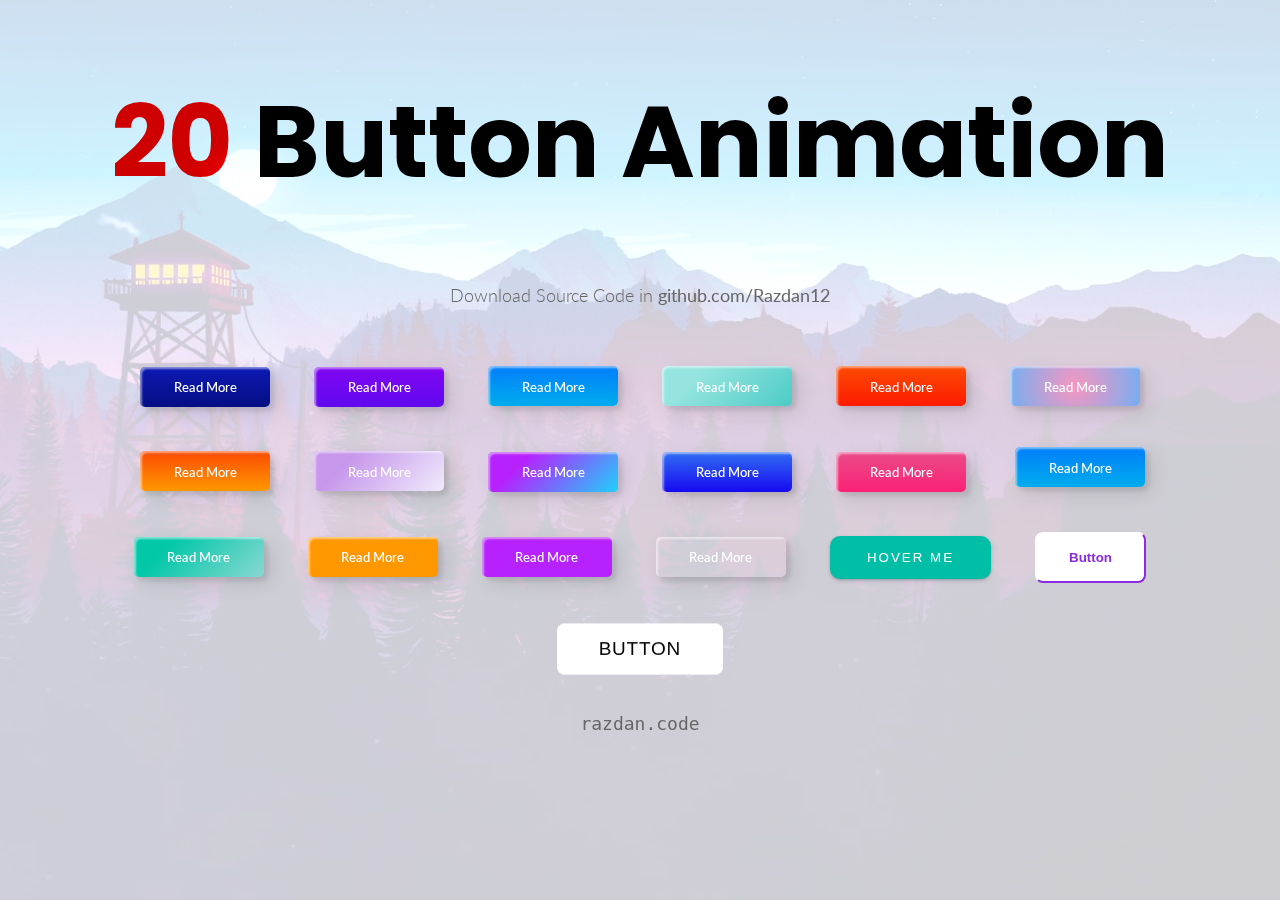
<file: button-animation/index.html>
<!DOCTYPE html>
<html lang="en">

<head>
    <meta charset="UTF-8">
    <meta http-equiv="X-UA-Compatible" content="IE=edge">
    <meta name="viewport" content="width=device-width, initial-scale=1.0">
    <title>Document</title>
    <link rel="stylesheet" type="text/css" href="style.css">
</head>

<body>
    <header>
        <link href="https://fonts.googleapis.com/css2?family=Lato&display=swap" rel="stylesheet">
    </header>
    <div id="overlay"></div>
    <video id="bg-video" src="video.mp4" autoplay loop muted></video>

    <h1 class="title"><span class="intitle">20 </span>Button Animation</h1>
    <p>Download Source Code in <strong>github.com/Razdan12</strong></p>
    <div class="frame">
        <button class="custom-btn btn-1">Read More</button>
        <button class="custom-btn btn-2">Read More</button>
        <button class="custom-btn btn-3"><span>Read More</span></button>
        <button class="custom-btn btn-4"><span>Read More</span></button>
        <button class="custom-btn btn-5"><span>Read More</span></button>
        <button class="custom-btn btn-6"><span>Read More</span></button>
        <button class="custom-btn btn-7"><span>Read More</span></button>
        <button class="custom-btn btn-8"><span>Read More</span></button>
        <button class="custom-btn btn-9">Read More</button>
        <button class="custom-btn btn-10">Read More</button>
        <button class="custom-btn btn-11">Read More<div class="dot"></div></button>
        <button class="custom-btn btn-12"><span>Click!</span><span>Read More</span></button>
        <button class="custom-btn btn-13">Read More</button>
        <button class="custom-btn btn-14">Read More</button>
        <button class="custom-btn btn-15">Read More</button>
        <button class="custom-btn btn-16">Read More</button>
        <button class="btn-17"> Hover me</button>
        <button class="btn-18"> Button</button>
        <div class="wrapper"><button> Button</button></div>
        <p style="font-family: Andale Mono, monospace;">
            razdan.code</p>
    </div>

</body>

</html>
</file>
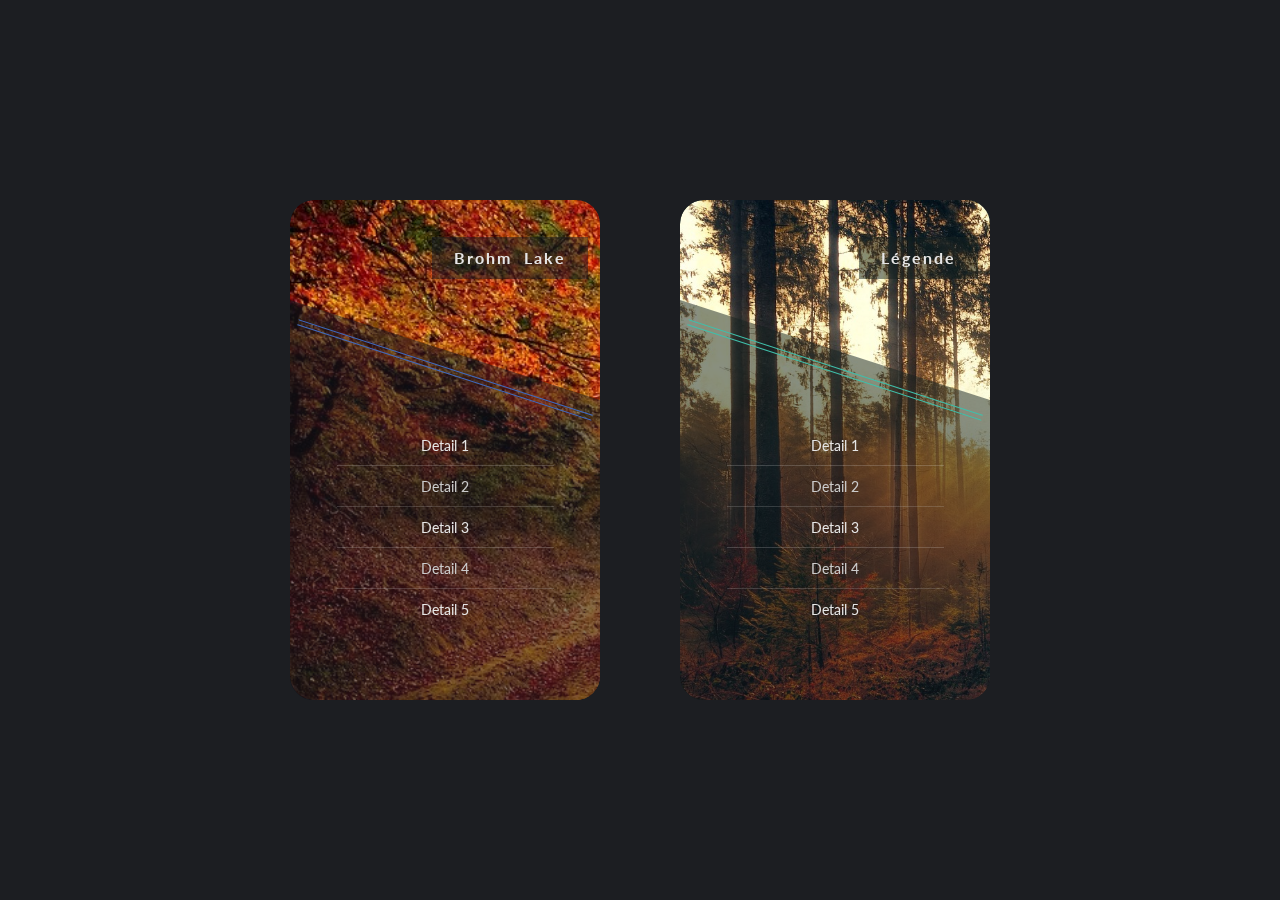
<file: card/index.html>
<!DOCTYPE html>
<html lang="en">
<head>
    <meta charset="UTF-8">
    <meta http-equiv="X-UA-Compatible" content="IE=edge">
    <meta name="viewport" content="width=`, initial-scale=1.0">
    <title>Document</title>
    <link rel="stylesheet" type="text/css" href="style.css">

</head>
<body>

<div class="flip-card-container" style="--hue: 220">
  <div class="flip-card">

    <div class="card-front">
      <figure>
        <div class="img-bg"></div>
        <img src="card1.jpg" alt="Brohm Lake">
        <figcaption>Brohm Lake</figcaption>
      </figure>

      <ul>
        <li>Detail 1</li>
        <li>Detail 2</li>
        <li>Detail 3</li>
        <li>Detail 4</li>
        <li>Detail 5</li>
      </ul>
    </div>

    <div class="card-back">
      <figure>
        <div class="img-bg"></div>
        <img src="card2.jpg" alt="Brohm Lake">
      </figure>

      <button>Book</button>

      <div class="design-container">
        <span class="design design--1"></span>
        <span class="design design--2"></span>
        <span class="design design--3"></span>
        <span class="design design--4"></span>
        <span class="design design--5"></span>
        <span class="design design--6"></span>
        <span class="design design--7"></span>
        <span class="design design--8"></span>
      </div>
    </div>

  </div>
</div>

<div class="flip-card-container" style="--hue: 170">
  <div class="flip-card">

    <div class="card-front">
      <figure>
        <div class="img-bg"></div>
        <img src="card3.jpg" alt="Image 2">
        <figcaption>Légende</figcaption>
      </figure>

      <ul>
        <li>Detail 1</li>
        <li>Detail 2</li>
        <li>Detail 3</li>
        <li>Detail 4</li>
        <li>Detail 5</li>
      </ul>
    </div>

    <div class="card-back">
      <figure>
        <div class="img-bg"></div>
        <img src="card4.jpg" alt="image-2">
      </figure>

      <button>Book</button>

      <div class="design-container">
        <span class="design design--1"></span>
        <span class="design design--2"></span>
        <span class="design design--3"></span>
        <span class="design design--4"></span>
        <span class="design design--5"></span>
        <span class="design design--6"></span>
        <span class="design design--7"></span>
        <span class="design design--8"></span>
      </div>
    </div>

  </div>
</div>
<!-- /flip-card-container -->




</body>
</html>
</file>
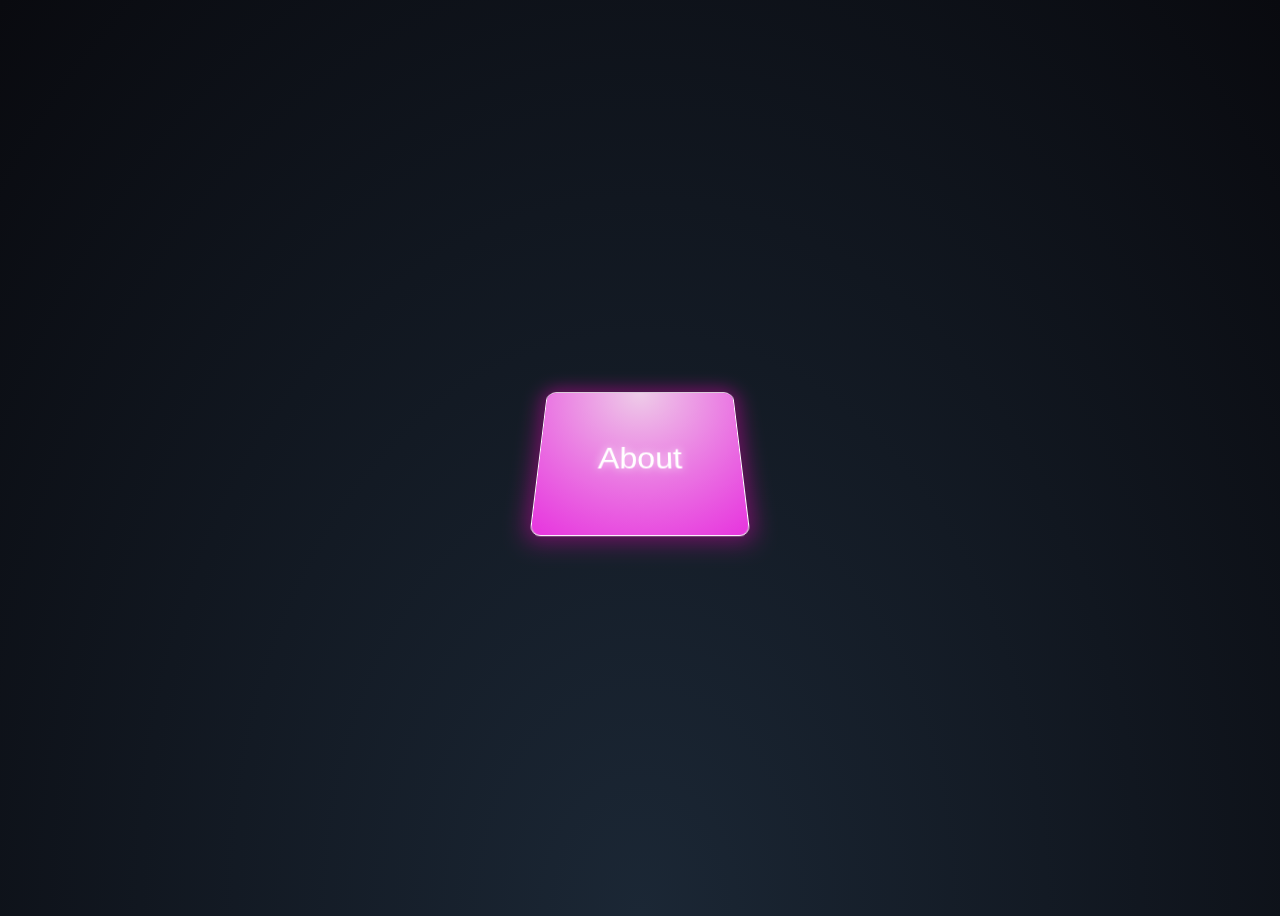
<file: futuristik 3d hover effect/index.html>
<!DOCTYPE html>
<html lang="en">

<head>
    <meta charset="UTF-8">
    <meta http-equiv="X-UA-Compatible" content="IE=edge">
    <meta name="viewport" content="width=device-width, initial-scale=1.0">
    <title>Document</title>
    <link rel="stylesheet" type="text/css" href="style.css">
</head>

<body>
    <div class="all">
        <div class="lefter">
            <div class="text">Hosting</div>
        </div>
        <div class="left">
            <div class="text">Web Design</div>
        </div>
        <div class="center">
            <div class="explainer"><span>About</span></div>
            <div class="text">Frontend Development</div>
        </div>
        <div class="right">
            <div class="text">Backend Development</div>
        </div>
        <div class="righter">
            <div class="text">SEO</div>
        </div>
    </div>


</body>

</html>
</file>
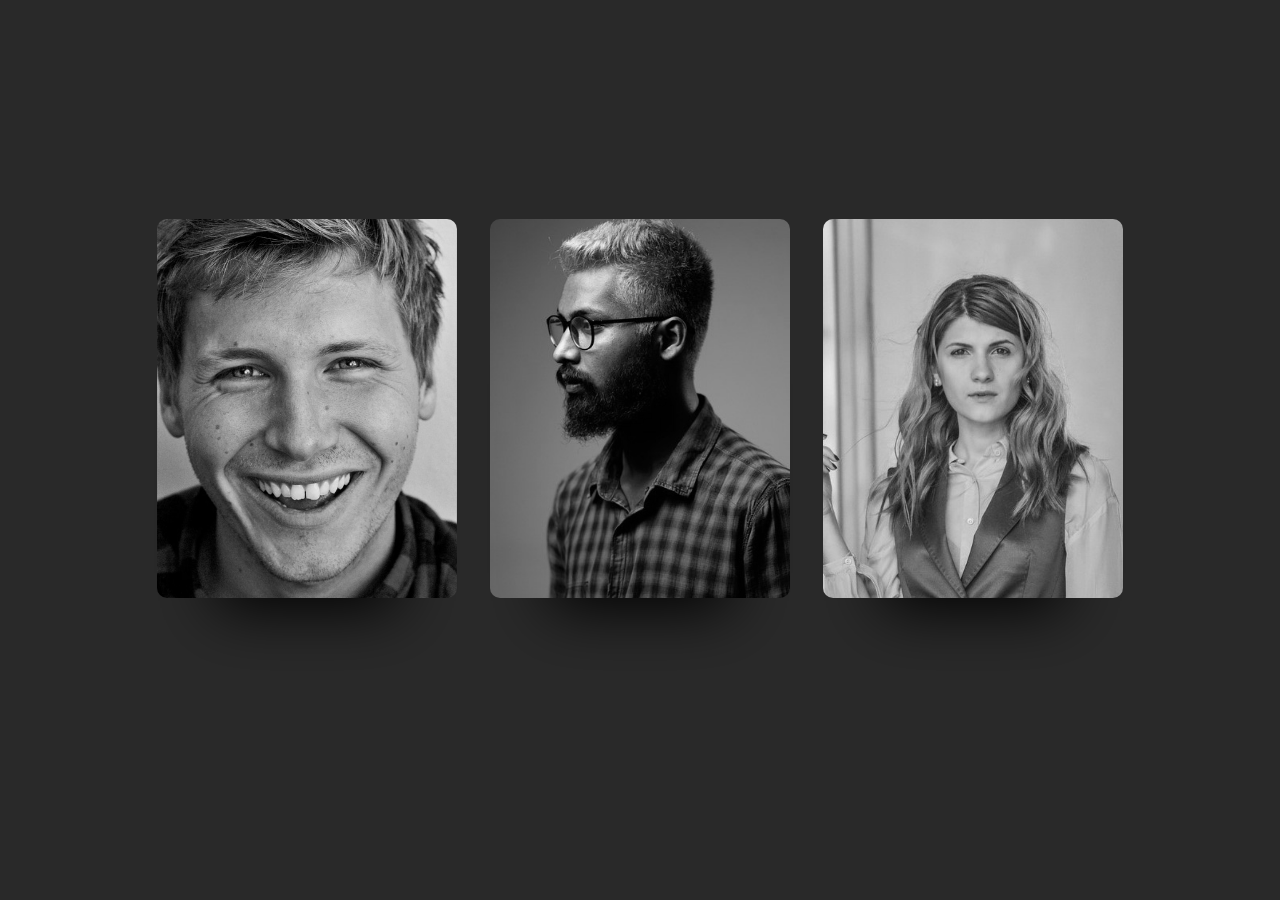
<file: slider/index.html>
<!DOCTYPE html>
<html lang="en">
  <head>
    <meta charset="UTF-8" />
    <meta http-equiv="X-UA-Compatible" content="IE=edge" />
    <meta name="viewport" content="width=device-width, initial-scale=1.0" />
    <title>Document</title>
    <link rel="stylesheet" type="text/css" href="style.css" />
  </head>

  <body>
    <div class="container">
        <div class="card card0">
            <div class="border">
                <h2>Al Pacino</h2>
            </div>
        </div>
        <div class="card card1">
            <div class="border">
                <h2>Ben Stiler</h2>
            </div>
        </div>
        <div class="card card2">
            <div class="border">
                <h2>Patrik Steawer</h2>
            </div>
        </div>
    </div>
  </body>
</html>
</file>
<file: button-animation/style.css>
@import url('https://fonts.googleapis.com/css2?family=Poppins:wght@900&display=swap');
#bg-video {
    position: fixed;
    right: 0;
    bottom: 0;
    min-width: 100%;
    min-height: 100%;
    z-index: -100;
    background-size: cover;
  }
  #overlay {
    position: fixed;
    top: 0;
    left: 0;
    width: 100%;
    height: 100%;
    background-color: rgba(255, 255, 255, 0.808);
    z-index: -1;
  }

  .title{
    width: 100%;
    height: 100%;
    text-align: center;
    font-family: 'Poppins', sans-serif;
    font-size: 100px;
    color: rgb(0, 0, 0);
    mix-blend-mode: multiply;
    border: #00BFA6;
    animation: shake 31s infinite;
    /* letter-spacing: 2px; */

  }

  .intitle{
    color: red;
  }
  @keyframes shake {
    0% { transform: translate(0, 0); }
    10%, 90% { transform: translate(-10px, 0); }
    20%, 80% { transform: translate(10px, 0); }
    30%, 50%, 70% { transform: translate(-10px, 0); }
    40%, 60% { transform: translate(10px, 0); }
    100% { transform: translate(0, 0); }
  }
  
  p {
    font-family: 'Lato', sans-serif;
    font-weight: 300;
    text-align: center;
    font-size: 18px;
    color: #676767;
  }
  .frame {
    width: 90%;
    margin: 40px auto;
    text-align: center;
  }
  button {
    margin: 20px;
  }
  .custom-btn {
    width: 130px;
    height: 40px;
    color: #fff;
    border-radius: 5px;
    padding: 10px 25px;
    font-family: 'Lato', sans-serif;
    font-weight: 500;
    background: transparent;
    cursor: pointer;
    transition: all 0.3s ease;
    position: relative;
    display: inline-block;
     box-shadow:inset 2px 2px 2px 0px rgba(255,255,255,.5),
     7px 7px 20px 0px rgba(0,0,0,.1),
     4px 4px 5px 0px rgba(0,0,0,.1);
    outline: none;
  }
  
  /* 1 */
  .btn-1 {
    background: rgb(6,14,131);
    background: linear-gradient(0deg, rgba(6,14,131,1) 0%, rgba(12,25,180,1) 100%);
    border: none;
  }
  .btn-1:hover {
     background: rgb(0,3,255);
  background: linear-gradient(0deg, rgba(0,3,255,1) 0%, rgba(2,126,251,1) 100%);
  }
  
  /* 2 */
  .btn-2 {
    background: rgb(96,9,240);
    background: linear-gradient(0deg, rgba(96,9,240,1) 0%, rgba(129,5,240,1) 100%);
    border: none;
    
  }
  .btn-2:before {
    height: 0%;
    width: 2px;
  }
  .btn-2:hover {
    box-shadow:  4px 4px 6px 0 rgba(255,255,255,.5),
                -4px -4px 6px 0 rgba(116, 125, 136, .5), 
      inset -4px -4px 6px 0 rgba(255,255,255,.2),
      inset 4px 4px 6px 0 rgba(0, 0, 0, .4);
  }
  
  
  /* 3 */
  .btn-3 {
    background: rgb(0,172,238);
  background: linear-gradient(0deg, rgba(0,172,238,1) 0%, rgba(2,126,251,1) 100%);
    width: 130px;
    height: 40px;
    line-height: 42px;
    padding: 0;
    border: none;
    
  }
  .btn-3 span {
    position: relative;
    display: block;
    width: 100%;
    height: 100%;
  }
  .btn-3:before,
  .btn-3:after {
    position: absolute;
    content: "";
    right: 0;
    top: 0;
     background: rgba(2,126,251,1);
    transition: all 0.3s ease;
  }
  .btn-3:before {
    height: 0%;
    width: 2px;
  }
  .btn-3:after {
    width: 0%;
    height: 2px;
  }
  .btn-3:hover{
     background: transparent;
    box-shadow: none;
  }
  .btn-3:hover:before {
    height: 100%;
  }
  .btn-3:hover:after {
    width: 100%;
  }
  .btn-3 span:hover{
     color: rgba(2,126,251,1);
  }
  .btn-3 span:before,
  .btn-3 span:after {
    position: absolute;
    content: "";
    left: 0;
    bottom: 0;
     background: rgba(2,126,251,1);
    transition: all 0.3s ease;
  }
  .btn-3 span:before {
    width: 2px;
    height: 0%;
  }
  .btn-3 span:after {
    width: 0%;
    height: 2px;
  }
  .btn-3 span:hover:before {
    height: 100%;
  }
  .btn-3 span:hover:after {
    width: 100%;
  }
  
  /* 4 */
  .btn-4 {
    background-color: #4dccc6;
  background-image: linear-gradient(315deg, #4dccc6 0%, #96e4df 74%);
    line-height: 42px;
    padding: 0;
    border: none;
  }
  .btn-4:hover{
    background-color: #89d8d3;
  background-image: linear-gradient(315deg, #89d8d3 0%, #03c8a8 74%);
  }
  .btn-4 span {
    position: relative;
    display: block;
    width: 100%;
    height: 100%;
  }
  .btn-4:before,
  .btn-4:after {
    position: absolute;
    content: "";
    right: 0;
    top: 0;
     box-shadow:  4px 4px 6px 0 rgba(255,255,255,.9),
                -4px -4px 6px 0 rgba(116, 125, 136, .2), 
      inset -4px -4px 6px 0 rgba(255,255,255,.9),
      inset 4px 4px 6px 0 rgba(116, 125, 136, .3);
    transition: all 0.3s ease;
  }
  .btn-4:before {
    height: 0%;
    width: .1px;
  }
  .btn-4:after {
    width: 0%;
    height: .1px;
  }
  .btn-4:hover:before {
    height: 100%;
  }
  .btn-4:hover:after {
    width: 100%;
  }
  .btn-4 span:before,
  .btn-4 span:after {
    position: absolute;
    content: "";
    left: 0;
    bottom: 0;
    box-shadow:  4px 4px 6px 0 rgba(255,255,255,.9),
                -4px -4px 6px 0 rgba(116, 125, 136, .2), 
      inset -4px -4px 6px 0 rgba(255,255,255,.9),
      inset 4px 4px 6px 0 rgba(116, 125, 136, .3);
    transition: all 0.3s ease;
  }
  .btn-4 span:before {
    width: .1px;
    height: 0%;
  }
  .btn-4 span:after {
    width: 0%;
    height: .1px;
  }
  .btn-4 span:hover:before {
    height: 100%;
  }
  .btn-4 span:hover:after {
    width: 100%;
  }
  
  /* 5 */
  .btn-5 {
    width: 130px;
    height: 40px;
    line-height: 42px;
    padding: 0;
    border: none;
    background: rgb(255,27,0);
  background: linear-gradient(0deg, rgba(255,27,0,1) 0%, rgba(251,75,2,1) 100%);
  }
  .btn-5:hover {
    color: #f0094a;
    background: transparent;
     box-shadow:none;
  }
  .btn-5:before,
  .btn-5:after{
    content:'';
    position:absolute;
    top:0;
    right:0;
    height:2px;
    width:0;
    background: #f0094a;
    box-shadow:
     -1px -1px 5px 0px #fff,
     7px 7px 20px 0px #0003,
     4px 4px 5px 0px #0002;
    transition:400ms ease all;
  }
  .btn-5:after{
    right:inherit;
    top:inherit;
    left:0;
    bottom:0;
  }
  .btn-5:hover:before,
  .btn-5:hover:after{
    width:100%;
    transition:800ms ease all;
  }
  
  
  /* 6 */
  .btn-6 {
    background: rgb(247,150,192);
  background: radial-gradient(circle, rgba(247,150,192,1) 0%, rgba(118,174,241,1) 100%);
    line-height: 42px;
    padding: 0;
    border: none;
  }
  .btn-6 span {
    position: relative;
    display: block;
    width: 100%;
    height: 100%;
  }
  .btn-6:before,
  .btn-6:after {
    position: absolute;
    content: "";
    height: 0%;
    width: 1px;
   box-shadow:
     -1px -1px 20px 0px rgba(255,255,255,1),
     -4px -4px 5px 0px rgba(255,255,255,1),
     7px 7px 20px 0px rgba(0,0,0,.4),
     4px 4px 5px 0px rgba(0,0,0,.3);
  }
  .btn-6:before {
    right: 0;
    top: 0;
    transition: all 500ms ease;
  }
  .btn-6:after {
    left: 0;
    bottom: 0;
    transition: all 500ms ease;
  }
  .btn-6:hover{
    background: transparent;
    color: #76aef1;
    box-shadow: none;
  }
  .btn-6:hover:before {
    transition: all 500ms ease;
    height: 100%;
  }
  .btn-6:hover:after {
    transition: all 500ms ease;
    height: 100%;
  }
  .btn-6 span:before,
  .btn-6 span:after {
    position: absolute;
    content: "";
    box-shadow:
     -1px -1px 20px 0px rgba(255,255,255,1),
     -4px -4px 5px 0px rgba(255,255,255,1),
     7px 7px 20px 0px rgba(0,0,0,.4),
     4px 4px 5px 0px rgba(0,0,0,.3);
  }
  .btn-6 span:before {
    left: 0;
    top: 0;
    width: 0%;
    height: .5px;
    transition: all 500ms ease;
  }
  .btn-6 span:after {
    right: 0;
    bottom: 0;
    width: 0%;
    height: .5px;
    transition: all 500ms ease;
  }
  .btn-6 span:hover:before {
    width: 100%;
  }
  .btn-6 span:hover:after {
    width: 100%;
  }
  
  /* 7 */
  .btn-7 {
  background: linear-gradient(0deg, rgba(255,151,0,1) 0%, rgba(251,75,2,1) 100%);
    line-height: 42px;
    padding: 0;
    border: none;
  }
  .btn-7 span {
    position: relative;
    display: block;
    width: 100%;
    height: 100%;
  }
  .btn-7:before,
  .btn-7:after {
    position: absolute;
    content: "";
    right: 0;
    bottom: 0;
    background: rgba(251,75,2,1);
    box-shadow:
     -7px -7px 20px 0px rgba(255,255,255,.9),
     -4px -4px 5px 0px rgba(255,255,255,.9),
     7px 7px 20px 0px rgba(0,0,0,.2),
     4px 4px 5px 0px rgba(0,0,0,.3);
    transition: all 0.3s ease;
  }
  .btn-7:before{
     height: 0%;
     width: 2px;
  }
  .btn-7:after {
    width: 0%;
    height: 2px;
  }
  .btn-7:hover{
    color: rgba(251,75,2,1);
    background: transparent;
  }
  .btn-7:hover:before {
    height: 100%;
  }
  .btn-7:hover:after {
    width: 100%;
  }
  .btn-7 span:before,
  .btn-7 span:after {
    position: absolute;
    content: "";
    left: 0;
    top: 0;
    background: rgba(251,75,2,1);
    box-shadow:
     -7px -7px 20px 0px rgba(255,255,255,.9),
     -4px -4px 5px 0px rgba(255,255,255,.9),
     7px 7px 20px 0px rgba(0,0,0,.2),
     4px 4px 5px 0px rgba(0,0,0,.3);
    transition: all 0.3s ease;
  }
  .btn-7 span:before {
    width: 2px;
    height: 0%;
  }
  .btn-7 span:after {
    height: 2px;
    width: 0%;
  }
  .btn-7 span:hover:before {
    height: 100%;
  }
  .btn-7 span:hover:after {
    width: 100%;
  }
  
  /* 8 */
  .btn-8 {
    background-color: #f0ecfc;
  background-image: linear-gradient(315deg, #f0ecfc 0%, #c797eb 74%);
    line-height: 42px;
    padding: 0;
    border: none;
  }
  .btn-8 span {
    position: relative;
    display: block;
    width: 100%;
    height: 100%;
  }
  .btn-8:before,
  .btn-8:after {
    position: absolute;
    content: "";
    right: 0;
    bottom: 0;
    background: #c797eb;
    /*box-shadow:  4px 4px 6px 0 rgba(255,255,255,.5),
                -4px -4px 6px 0 rgba(116, 125, 136, .2), 
      inset -4px -4px 6px 0 rgba(255,255,255,.5),
      inset 4px 4px 6px 0 rgba(116, 125, 136, .3);*/
    transition: all 0.3s ease;
  }
  .btn-8:before{
     height: 0%;
     width: 2px;
  }
  .btn-8:after {
    width: 0%;
    height: 2px;
  }
  .btn-8:hover:before {
    height: 100%;
  }
  .btn-8:hover:after {
    width: 100%;
  }
  .btn-8:hover{
    background: transparent;
  }
  .btn-8 span:hover{
    color: #c797eb;
  }
  .btn-8 span:before,
  .btn-8 span:after {
    position: absolute;
    content: "";
    left: 0;
    top: 0;
    background: #c797eb;
    /*box-shadow:  4px 4px 6px 0 rgba(255,255,255,.5),
                -4px -4px 6px 0 rgba(116, 125, 136, .2), 
      inset -4px -4px 6px 0 rgba(255,255,255,.5),
      inset 4px 4px 6px 0 rgba(116, 125, 136, .3);*/
    transition: all 0.3s ease;
  }
  .btn-8 span:before {
    width: 2px;
    height: 0%;
  }
  .btn-8 span:after {
    height: 2px;
    width: 0%;
  }
  .btn-8 span:hover:before {
    height: 100%;
  }
  .btn-8 span:hover:after {
    width: 100%;
  }
    
  
  /* 9 */
  .btn-9 {
    border: none;
    transition: all 0.3s ease;
    overflow: hidden;
  }
  .btn-9:after {
    position: absolute;
    content: " ";
    z-index: -1;
    top: 0;
    left: 0;
    width: 100%;
    height: 100%;
     background-color: #1fd1f9;
  background-image: linear-gradient(315deg, #1fd1f9 0%, #b621fe 74%);
    transition: all 0.3s ease;
  }
  .btn-9:hover {
    background: transparent;
    box-shadow:  4px 4px 6px 0 rgba(255,255,255,.5),
                -4px -4px 6px 0 rgba(116, 125, 136, .2), 
      inset -4px -4px 6px 0 rgba(255,255,255,.5),
      inset 4px 4px 6px 0 rgba(116, 125, 136, .3);
    color: #fff;
  }
  .btn-9:hover:after {
    -webkit-transform: scale(2) rotate(180deg);
    transform: scale(2) rotate(180deg);
    box-shadow:  4px 4px 6px 0 rgba(255,255,255,.5),
                -4px -4px 6px 0 rgba(116, 125, 136, .2), 
      inset -4px -4px 6px 0 rgba(255,255,255,.5),
      inset 4px 4px 6px 0 rgba(116, 125, 136, .3);
  }
  
  /* 10 */
  .btn-10 {
    background: rgb(22,9,240);
  background: linear-gradient(0deg, rgba(22,9,240,1) 0%, rgba(49,110,244,1) 100%);
    color: #fff;
    border: none;
    transition: all 0.3s ease;
    overflow: hidden;
  }
  .btn-10:after {
    position: absolute;
    content: " ";
    top: 0;
    left: 0;
    z-index: -1;
    width: 100%;
    height: 100%;
    transition: all 0.3s ease;
    -webkit-transform: scale(.1);
    transform: scale(.1);
  }
  .btn-10:hover {
    color: #fff;
    border: none;
    background: transparent;
  }
  .btn-10:hover:after {
    background: rgb(0,3,255);
  background: linear-gradient(0deg, rgba(2,126,251,1) 0%,  rgba(0,3,255,1)100%);
    -webkit-transform: scale(1);
    transform: scale(1);
  }
  
  /* 11 */
  .btn-11 {
    border: none;
    background: rgb(251,33,117);
      background: linear-gradient(0deg, rgba(251,33,117,1) 0%, rgba(234,76,137,1) 100%);
      color: #fff;
      overflow: hidden;
  }
  .btn-11:hover {
      text-decoration: none;
      color: #fff;
  }
  .btn-11:before {
      position: absolute;
      content: '';
      display: inline-block;
      top: -180px;
      left: 0;
      width: 30px;
      height: 100%;
      background-color: #fff;
      animation: shiny-btn1 3s ease-in-out infinite;
  }
  .btn-11:hover{
    opacity: .7;
  }
  .btn-11:active{
    box-shadow:  4px 4px 6px 0 rgba(255,255,255,.3),
                -4px -4px 6px 0 rgba(116, 125, 136, .2), 
      inset -4px -4px 6px 0 rgba(255,255,255,.2),
      inset 4px 4px 6px 0 rgba(0, 0, 0, .2);
  }
  
  
  @-webkit-keyframes shiny-btn1 {
      0% { -webkit-transform: scale(0) rotate(45deg); opacity: 0; }
      80% { -webkit-transform: scale(0) rotate(45deg); opacity: 0.5; }
      81% { -webkit-transform: scale(4) rotate(45deg); opacity: 1; }
      100% { -webkit-transform: scale(50) rotate(45deg); opacity: 0; }
  }
  
  
  /* 12 */
  .btn-12{
    position: relative;
    right: 20px;
    bottom: 20px;
    border:none;
    box-shadow: none;
    width: 130px;
    height: 40px;
    line-height: 42px;
    -webkit-perspective: 230px;
    perspective: 230px;
  }
  .btn-12 span {
    background: rgb(0,172,238);
  background: linear-gradient(0deg, rgba(0,172,238,1) 0%, rgba(2,126,251,1) 100%);
    display: block;
    position: absolute;
    width: 130px;
    height: 40px;
    box-shadow:inset 2px 2px 2px 0px rgba(255,255,255,.5),
     7px 7px 20px 0px rgba(0,0,0,.1),
     4px 4px 5px 0px rgba(0,0,0,.1);
    border-radius: 5px;
    margin:0;
    text-align: center;
    -webkit-box-sizing: border-box;
    -moz-box-sizing: border-box;
    box-sizing: border-box;
    -webkit-transition: all .3s;
    transition: all .3s;
  }
  .btn-12 span:nth-child(1) {
    box-shadow:
     -7px -7px 20px 0px #fff9,
     -4px -4px 5px 0px #fff9,
     7px 7px 20px 0px #0002,
     4px 4px 5px 0px #0001;
    -webkit-transform: rotateX(90deg);
    -moz-transform: rotateX(90deg);
    transform: rotateX(90deg);
    -webkit-transform-origin: 50% 50% -20px;
    -moz-transform-origin: 50% 50% -20px;
    transform-origin: 50% 50% -20px;
  }
  .btn-12 span:nth-child(2) {
    -webkit-transform: rotateX(0deg);
    -moz-transform: rotateX(0deg);
    transform: rotateX(0deg);
    -webkit-transform-origin: 50% 50% -20px;
    -moz-transform-origin: 50% 50% -20px;
    transform-origin: 50% 50% -20px;
  }
  .btn-12:hover span:nth-child(1) {
    box-shadow:inset 2px 2px 2px 0px rgba(255,255,255,.5),
     7px 7px 20px 0px rgba(0,0,0,.1),
     4px 4px 5px 0px rgba(0,0,0,.1);
    -webkit-transform: rotateX(0deg);
    -moz-transform: rotateX(0deg);
    transform: rotateX(0deg);
  }
  .btn-12:hover span:nth-child(2) {
    box-shadow:inset 2px 2px 2px 0px rgba(255,255,255,.5),
     7px 7px 20px 0px rgba(0,0,0,.1),
     4px 4px 5px 0px rgba(0,0,0,.1);
   color: transparent;
    -webkit-transform: rotateX(-90deg);
    -moz-transform: rotateX(-90deg);
    transform: rotateX(-90deg);
  }
  
  
  /* 13 */
  .btn-13 {
    background-color: #89d8d3;
  background-image: linear-gradient(315deg, #89d8d3 0%, #03c8a8 74%);
    border: none;
    z-index: 1;
  }
  .btn-13:after {
    position: absolute;
    content: "";
    width: 100%;
    height: 0;
    bottom: 0;
    left: 0;
    z-index: -1;
    border-radius: 5px;
     background-color: #4dccc6;
  background-image: linear-gradient(315deg, #4dccc6 0%, #96e4df 74%);
    box-shadow:
     -7px -7px 20px 0px #fff9,
     -4px -4px 5px 0px #fff9,
     7px 7px 20px 0px #0002,
     4px 4px 5px 0px #0001;
    transition: all 0.3s ease;
  }
  .btn-13:hover {
    color: #fff;
  }
  .btn-13:hover:after {
    top: 0;
    height: 100%;
  }
  .btn-13:active {
    top: 2px;
  }
  
  
  /* 14 */
  .btn-14 {
    background: rgb(255,151,0);
    border: none;
    z-index: 1;
  }
  .btn-14:after {
    position: absolute;
    content: "";
    width: 100%;
    height: 0;
    top: 0;
    left: 0;
    z-index: -1;
    border-radius: 5px;
    background-color: #eaf818;
    background-image: linear-gradient(315deg, #eaf818 0%, #f6fc9c 74%);
     box-shadow:inset 2px 2px 2px 0px rgba(255,255,255,.5),
     7px 7px 20px 0px rgba(0,0,0,.1),
     4px 4px 5px 0px rgba(0,0,0,.1);
    transition: all 0.3s ease;
  }
  .btn-14:hover {
    color: #000;
  }
  .btn-14:hover:after {
    top: auto;
    bottom: 0;
    height: 100%;
  }
  .btn-14:active {
    top: 2px;
  }
  
  /* 15 */
  .btn-15 {
    background: #b621fe;
    border: none;
    z-index: 1;
  }
  .btn-15:after {
    position: absolute;
    content: "";
    width: 0;
    height: 100%;
    top: 0;
    right: 0;
    z-index: -1;
    background-color: #663dff;
    border-radius: 5px;
     box-shadow:inset 2px 2px 2px 0px rgba(255,255,255,.5),
     7px 7px 20px 0px rgba(0,0,0,.1),
     4px 4px 5px 0px rgba(0,0,0,.1);
    transition: all 0.3s ease;
  }
  .btn-15:hover {
    color: #fff;
  }
  .btn-15:hover:after {
    left: 0;
    width: 100%;
  }
  .btn-15:active {
    top: 2px;
  }
  
  
  /* 16 */
  .btn-16 {
    border: none;
    color: rgb(255, 255, 255);
  }
  .btn-16:after {
    position: absolute;
    content: "";
    width: 0;
    height: 100%;
    top: 0;
    left: 0;
    direction: rtl;
    z-index: -1;
    box-shadow:
     -7px -7px 20px 0px #fff9,
     -4px -4px 5px 0px #fff9,
     7px 7px 20px 0px #0002,
     4px 4px 5px 0px #0001;
    transition: all 0.3s ease;
  }
  .btn-16:hover {
    color: rgb(255, 255, 255);
  }
  .btn-16:hover:after {
    left: auto;
    right: 0;
    width: 100%;
  }
  .btn-16:active {
    top: 2px;
  }


  /* BTN 17 */

  .btn-17 {
    background-color: #00BFA6;
    padding: 12px 35px;
    color: #fff;
    text-transform: uppercase;
    letter-spacing: 2px;
    cursor: pointer;
    border-radius: 10px;
    border: 2px dashed #00BFA6;
    box-shadow: rgba(50, 50, 93, 0.25) 0px 2px 5px -1px, rgba(0, 0, 0, 0.3) 0px 1px 3px -1px;
    transition: .4s;
   }
   
   .btn-17 span:last-child {
    display: none;
   }
   
   .btn-17:hover {
    transition: .4s;
    border: 2px dashed #00BFA6;
    background-color: #fff;
    color: #00BFA6;
   }
   
   .btn-17:active {
    background-color: #87dbd0;
   }
   

   /* BTN-18 */
   .btn-18 {
    padding: 1rem 2rem;
    font-weight: 700;
    background: rgb(255, 255, 255);
    color: blueviolet;
    border-radius: .5rem;
    border-bottom: 2px solid blueviolet;
    border-right: 2px solid blueviolet;
    border-top: 2px solid white;
    border-left: 2px solid white;
    transition-duration: 1s;
    transition-property: border-top, 
       border-left, 
       border-bottom,
       border-right,
       box-shadow;
   }
   
   .btn-18:hover {
    border-top: 2px solid blueviolet;
    border-left: 2px solid blueviolet;
    border-bottom: 2px solid rgb(238, 103, 238);
    border-right: 2px solid rgb(238, 103, 238);
    box-shadow: rgba(240, 46, 170, 0.4) 5px 5px, rgba(240, 46, 170, 0.3) 10px 10px, rgba(240, 46, 170, 0.2) 15px 15px;
   }


   /* BTN-19 */
   .wrapper {
    perspective: 500px;
    transform: rotatex(10deg);
    animation: rotateAngle 6s linear infinite;

   }
   
   .wrapper button {
    /* display: block;
    position: relative; */
    /* margin: 0.5em 0; */
    padding: 0.8em 2.2em;
    cursor: pointer;
    background: #FFFFFF;
    border: none;
    border-radius: 0.4em;
    text-transform: uppercase;
    font-size: 19px;
    font-family: "Work Sans", sans-serif;
    font-weight: 500;
    letter-spacing: 0.04em;
    mix-blend-mode: color-dodge;
    perspective: 500px;
    transform-style: preserve-3d;
   }
   
   .wrapper button:before, .wrapper button:after {
    --z: 0px;
    position: absolute;
    top: 0;
    left: 0;
    display: block;
    content: "";
    width: 100%;
    height: 100%;
    opacity: 0;
    mix-blend-mode: inherit;
    border-radius: inherit;
    transform-style: preserve-3d;
    transform: translate3d(calc(var(--z) * 0px), calc(var(--z) * 0px), calc(var(--z) * 0px));
   }
   
   .wrapper button span {
    mix-blend-mode: none;
    display: block;
   }
   
   .wrapper button:after {
    background-color: #5D00FF;
   }
   
   .wrapper button:before {
    background-color: #FF1731;
   }
   
   .wrapper button:hover {
    background-color: #FFF65B;
    transition: background 0.3s 0.1s;
   }
   
   .wrapper button:hover:before {
    --z: 0.04;
    animation: translateWobble 2.2s ease forwards;
   }
   
   .wrapper button:hover:after {
    --z: -0.06;
    animation: translateWobble 2.2s ease forwards;
   }
   
   @keyframes rotateAngle {
    0% {
     transform: rotateY(0deg) rotateX(10deg);
     -webkit-animation-timing-function: cubic-bezier(0.61, 1, 0.88, 1);
     animation-timing-function: cubic-bezier(0.61, 1, 0.88, 1);
    }
   
    25% {
     transform: rotateY(20deg) rotateX(10deg);
    }
   
    50% {
     transform: rotateY(0deg) rotateX(10deg);
     -webkit-animation-timing-function: cubic-bezier(0.61, 1, 0.88, 1);
     animation-timing-function: cubic-bezier(0.61, 1, 0.88, 1);
    }
   
    75% {
     transform: rotateY(-20deg) rotateX(10deg);
    }
   
    100% {
     transform: rotateY(0deg) rotateX(10deg);
    }
   }
   
   @keyframes translateWobble {
    0% {
     opacity: 0;
     transform: translate3d(calc(var(--z) * 0px), calc(var(--z) * 0px), calc(var(--z) * 0px));
    }
   
    16% {
     transform: translate3d(calc(var(--z) * 160px), calc(var(--z) * 160px), calc(var(--z) * 160px));
    }
   
    28% {
     opacity: 1;
     transform: translate3d(calc(var(--z) * 70px), calc(var(--z) * 70px), calc(var(--z) * 70px));
    }
   
    44% {
     transform: translate3d(calc(var(--z) * 130px), calc(var(--z) * 130px), calc(var(--z) * 130px));
    }
   
    59% {
     transform: translate3d(calc(var(--z) * 85px), calc(var(--z) * 85px), calc(var(--z) * 85px));
    }
   
    73% {
     transform: translate3d(calc(var(--z) * 110px), calc(var(--z) * 110px), calc(var(--z) * 110px));
    }
   
    88% {
     opacity: 1;
     transform: translate3d(calc(var(--z) * 90px), calc(var(--z) * 90px), calc(var(--z) * 90px));
    }
   
    100% {
     opacity: 1;
     transform: translate3d(calc(var(--z) * 100px), calc(var(--z) * 100px), calc(var(--z) * 100px));
    }
   }
</file>
<file: card/style.css>
/* /* 
    ================================
        Best Viewed In Full Page
    ================================
*/

/* Hover over a card to flip, can tab too. */

@import url('https://fonts.googleapis.com/css?family=Lato');

/* default */
*,
*::after,
*::before {
  margin: 0;
  padding: 0;
  box-sizing: border-box;
}

/* body */
body {
  min-height: 100vh;
  padding: 40px;

  display: flex;
  flex-wrap: wrap;
  justify-content: center;
  align-items: center;

  background: hsl(220, 10%, 12%);
  font-family: "Lato", "Segoe Ui", -apple-system, BlinkMacSystemFont, sans-serif;
}

/* .flip-card-container */
.flip-card-container {
  --hue: 150;
  --primary: hsl(var(--hue), 50%, 50%);
  --white-1: hsl(0, 0%, 90%);
  --white-2: hsl(0, 0%, 80%);
  --dark: hsl(var(--hue), 25%, 10%);
  --grey: hsl(0, 0%, 50%);

  width: 310px;
  height: 500px;
  margin: 40px;

  perspective: 1000px;
}

/* .flip-card */
.flip-card {
  width: inherit;
  height: inherit;

  position: relative;
  transform-style: preserve-3d;
  transition: .6s .1s;
}

/* hover and focus-within states */
.flip-card-container:hover .flip-card,
.flip-card-container:focus-within .flip-card {
  transform: rotateY(180deg);
}

/* .card-... */
.card-front,
.card-back {
  width: 100%;
  height: 100%;
  border-radius: 24px;

  background: var(--dark);
  position: absolute;
  top: 0;
  left: 0;
  overflow: hidden;

  backface-visibility: hidden;

  display: flex;
  justify-content: center;
  align-items: center;
}

/* .card-front */
.card-front {
  transform: rotateY(0deg);
  z-index: 2;
}

/* .card-back */
.card-back {
  transform: rotateY(180deg);
  z-index: 1;
}

/* figure */
figure {
  z-index: -1;
}

/* figure, .img-bg */
figure,
.img-bg {
  position: absolute;
  top: 0;
  left: 0;

  width: 100%;
  height: 100%;
}

/* img */
img {
  height: 100%;
  border-radius: 24px;
}

/* figcaption */
figcaption {
  display: block;

  width: auto;
  margin-top: 12%;
  padding: 8px 22px;

  font-weight: bold;
  line-height: 1.6;
  letter-spacing: 2px;
  word-spacing: 6px;
  text-align: right;

  position: absolute;
  top: 0;
  right: 12px;

  color: var(--white-1);
  background: hsla(var(--hue), 25%, 10%, .5);
}

/* .img-bg */
.img-bg {
  background: hsla(var(--hue), 25%, 10%, .5);
}

.card-front .img-bg {
  clip-path: polygon(0 20%, 100% 40%, 100% 100%, 0 100%);
}

.card-front .img-bg::before {
  content: "";

  position: absolute;
  top: 34%;
  left: 50%;
  transform: translate(-50%, -50%) rotate(18deg);

  width: 100%;
  height: 6px;
  border: 1px solid var(--primary);
  border-left-color: transparent;
  border-right-color: transparent;

  transition: .1s;
}

.card-back .img-bg {
  clip-path: polygon(0 0, 100% 0, 100% 80%, 0 60%);
}

/* hover state */
.flip-card-container:hover .card-front .img-bg::before {
  width: 6px;
  border-left-color: var(--primary);
  border-right-color: var(--primary);
}

/* ul */
ul {
  padding-top: 50%;
  margin: 0 auto;
  width: 70%;
  height: 100%;

  list-style: none;
  color: var(--white-1);

  display: flex;
  justify-content: center;
  align-items: center;
  flex-direction: column;
}

/* li */
li {
  width: 100%;
  margin-top: 12px;
  padding-bottom: 12px;

  font-size: 14px;
  text-align: center;

  position: relative;
}

li:nth-child(2n) {
  color: var(--white-2);
}

li:not(:last-child)::after {
  content: "";

  position: absolute;
  bottom: 0;
  left: 0;

  width: 100%;
  height: 1px;

  background: currentColor;
  opacity: .2;
}

/* button */
button {
  font-family: inherit;
  font-weight: bold;
  color: var(--white-1);

  letter-spacing: 2px;

  padding: 9px 20px;
  border: 1px solid var(--grey);
  border-radius: 1000px;
  background: transparent;
  transition: .3s;

  cursor: pointer;
}

button:hover,
button:focus {
  color: var(--primary);
  background: hsla(var(--hue), 25%, 10%, .2);
  border-color: currentColor;
}

button:active {
  transform: translate(2px);
}

/* .design-container */
.design-container {
  --tr: 90;
  --op: .5;

  width: 100%;
  height: 100%;

  background: transparent;
  position: absolute;
  top: 0;
  left: 0;

  pointer-events: none;
}

/* .design */
.design {
  display: block;

  background: var(--grey);
  position: absolute;

  opacity: var(--op);
  transition: .3s;
}

.design--1,
.design--2,
.design--3,
.design--4 {
  width: 1px;
  height: 100%;
}

.design--1,
.design--2 {
  top: 0;
  transform: translateY(calc((var(--tr) - (var(--tr) * 2)) * 1%))
}

.design--1 {
  left: 20%;
}

.design--2 {
  left: 80%;
}

.design--3,
.design--4 {
  bottom: 0;
  transform: translateY(calc((var(--tr) + (var(--tr) - var(--tr))) * 1%))
}

.design--3 {
  left: 24%;
}

.design--4 {
  left: 76%;
}

.design--5,
.design--6,
.design--7,
.design--8 {
  width: 100%;
  height: 1px;
}

.design--5,
.design--6 {
  left: 0;
  transform: translateX(calc((var(--tr) - (var(--tr) * 2)) * 1%));
}

.design--5 {
  top: 41%;
}

.design--6 {
  top: 59%;
}

.design--7,
.design--8 {
  right: 0;
  transform: translateX(calc((var(--tr) + (var(--tr) - var(--tr))) * 1%))
}

.design--7 {
  top: 44%;
}

.design--8 {
  top: 56%;
}

/* states */
button:hover+.design-container,
button:active+.design-container,
button:focus+.design-container {
  --tr: 20;
  --op: .7;
}

.abs-site-link {
  position: fixed;
  bottom: 20px;
  left: 20px;
  color: hsla(0, 0%, 100%, .6);
  font-size: 16px;
  font-family: 'Segoe UI', -apple-system, BlinkMacSystemFont, sans-serif;
}
</file>
<file: futuristik 3d hover effect/style.css>
body {
    font-family: "Raleway", sans-serif;
    background-image: radial-gradient(circle at center, #899Dc4, #495D84);
    background-size: cover;
    background-repeat: no-repeat;
    height: 100vh;
    overflow: hidden;
    display: flex;
    justify-content: center;
    align-items: center;
    background: radial-gradient(ellipse at bottom, #1b2735, #090a0f);
    font-weight: 300;
  }
  
  .all {
    display: flex;
    perspective: 10px;
    transform: perspective(300px) rotateX(20deg);
    will-change: perspective;
    perspective-origin: center center;
    transition: all 1.3s ease-out;
    justify-content: center;
    transform-style: preserve-3d;
  }
  
  .all:hover {
    perspective: 1000px;
    transition: all 1.3s ease-in;
    transform: perspective(10000px) rotateX(0deg);
  }
  .all:hover .text {
    opacity: 1;
  }
  .all:hover > div {
    opacity: 1;
    transition-delay: 0s;
  }
  .all:hover .explainer {
    opacity: 0;
  }
  
  .left, .center, .right, .lefter, .righter {
    width: 200px;
    height: 150px;
    transform-style: preserve-3d;
    border-radius: 10px;
    border: 1px solid #fff;
    box-shadow: 0 0 20px 5px rgba(250, 3, 196, 0.4);
    opacity: 0;
    transition: all 0.3s ease;
    transition-delay: 1s;
    position: relative;
    background-position: center center;
    background-size: contain;
    background-repeat: no-repeat;
    background-color: rgb(221, 85, 214);
    cursor: pointer;
    background-blend-mode: color-burn;
  }
  .left:hover, .center:hover, .right:hover, .lefter:hover, .righter:hover {
    box-shadow: 0 0 30px 10px rgba(255, 0, 234, 0.6);
    background-color: rgb(255, 204, 255);
  }
  
  .text {
    transform: translateY(30px);
    opacity: 0;
    transition: all 0.3s ease;
    bottom: 0;
    left: 5px;
    position: absolute;
    will-change: transform;
    color: #fff;
    text-shadow: 0 0 5px rgba(100, 100, 255, 0.6);
  }
  
  .lefter {
    transform: translateX(-60px) translateZ(-50px) rotateY(-10deg);
    background-image: url(https://cdn3.iconfinder.com/data/icons/other-icons/48/organization-512.png);
  }
  
  .left {
    transform: translateX(-30px) translateZ(-25px) rotateY(-5deg);
    background-image: url(https://cdn3.iconfinder.com/data/icons/other-icons/48/creative_draw-512.png);
  }
  
  .center {
    opacity: 1;
    background-image: url(https://cdn3.iconfinder.com/data/icons/other-icons/48/app_window-512.png);
  }
  
  .right {
    transform: translateX(30px) translateZ(-25px) rotateY(5deg);
    background-image: url(https://cdn3.iconfinder.com/data/icons/other-icons/48/cloud_weather-512.png);
  }
  
  .righter {
    transform: translateX(60px) translateZ(-50px) rotateY(10deg);
    background-image: url(https://cdn3.iconfinder.com/data/icons/other-icons/48/search-512.png);
  }
  
  .explainer {
    font-weight: 300;
    font-size: 2rem;
    color: #fff;
    transition: all 0.6s ease;
    width: 100%;
    height: 100%;
    background-color: #8a1a77;
    background-image: radial-gradient(circle at center top, rgb(238, 204, 232), rgb(231, 52, 222));
    border-radius: 10px;
    text-shadow: 0 0 10px rgba(255, 255, 255, 0.8);
    display: flex;
    justify-content: center;
    align-items: center;
  }
</file>
<file: slider/style.css>
body{
    background-color: #292929;

}

.container{
    height: 100vh;
    width: 100vh;
    max-width: 1280px;
    max-height: 800px;
    min-height: 600px;
    min-width: 1000px;
    display: flex;
    justify-content: space-around;
    align-items: center;
    margin: 0 auto;
}

.border {
    height: 369px;
    width: 290px;
    background: transparent;
    border-radius: 10px;
    transition: border 1s;
    position: relative;
}

.border:hover{
    border: 1px solid #fff;

}

.card   {
    height: 379px;
    width: 300px;
    background: #808080;
    overflow: hidden;
    border-radius: 10px;
    transition: background 0.8s;
    background: #000;
    box-shadow: 0 70px 63px -60px #000;
    display: flex;
    justify-content: center;
    align-items: center;
    position: relative;
}

.card0{
    background: url("male-2634974_960_720.jpg") center center no-repeat;
    background-size: 300px;
    filter: grayscale(100%);
}

.card0:hover{
    background: url("male-2634974_960_720.jpg") center center no-repeat;
    background-size: 600px;
    filter: grayscale(0%);
}

.card0:hover h2{
    opacity: 1;
}
.card1{
    background: url("fashion-4951644_960_720.jpg") center center no-repeat;
    background-size: 300px;
    filter: grayscale(100%);
}

.card1:hover{
    background: url("fashion-4951644_960_720.jpg") center center no-repeat;
    background-size: 600px;
    filter: grayscale(0%);
}

.card1:hover h2{
    opacity: 1;
}
.card2{
    background: url("beautiful-2910260_960_720.jpg") center center no-repeat;
    background-size: 300px;
    filter: grayscale(100%);
}

.card2:hover{
    background: url("beautiful-2910260_960_720.jpg") center center no-repeat;
    background-size: 600px;
    filter: grayscale(0%);
}

.card2:hover h2{
    opacity: 1;
}

h2{
    font-family: "Helvetica Neue", Helvetica, Arial, sans-serif; 
    color: #fff;
    margin: 20px;
    opacity: 0;
    transition: opacity 1s;
    font-size: 50px;
}
</file>
